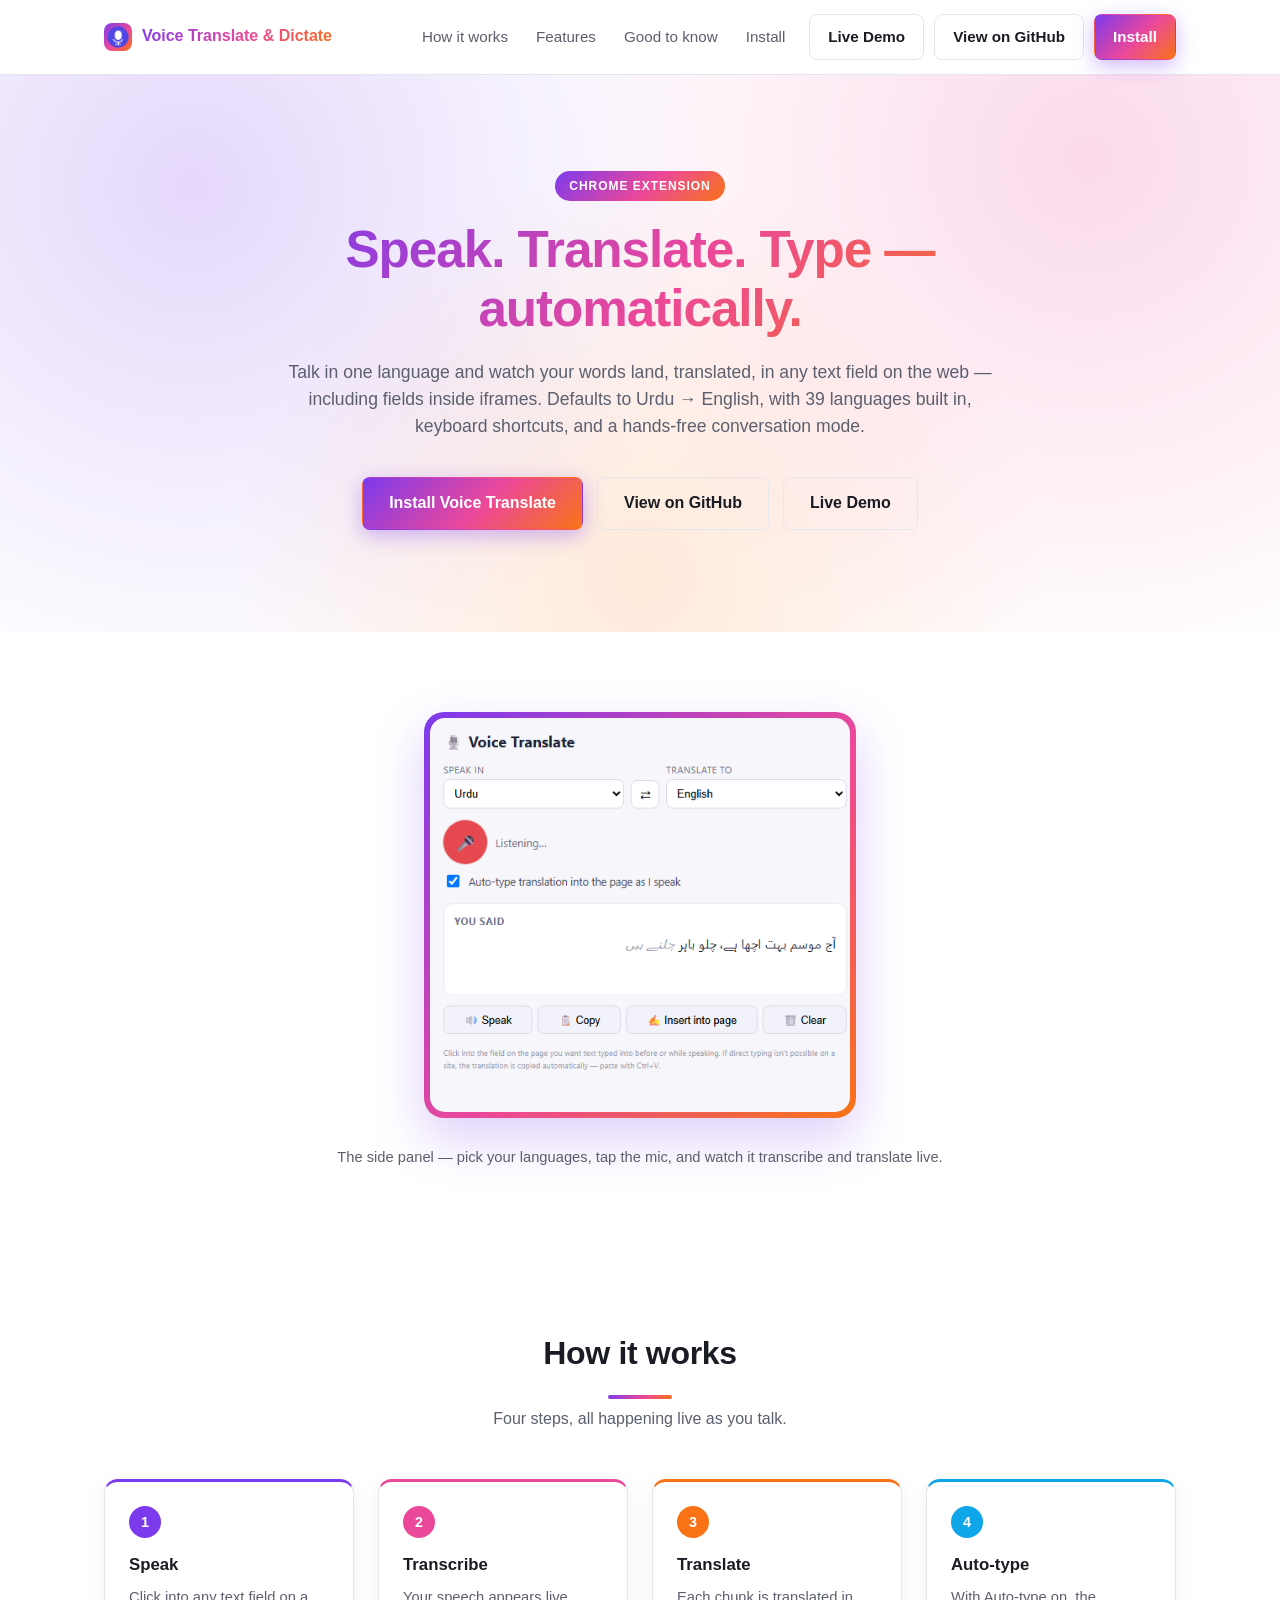
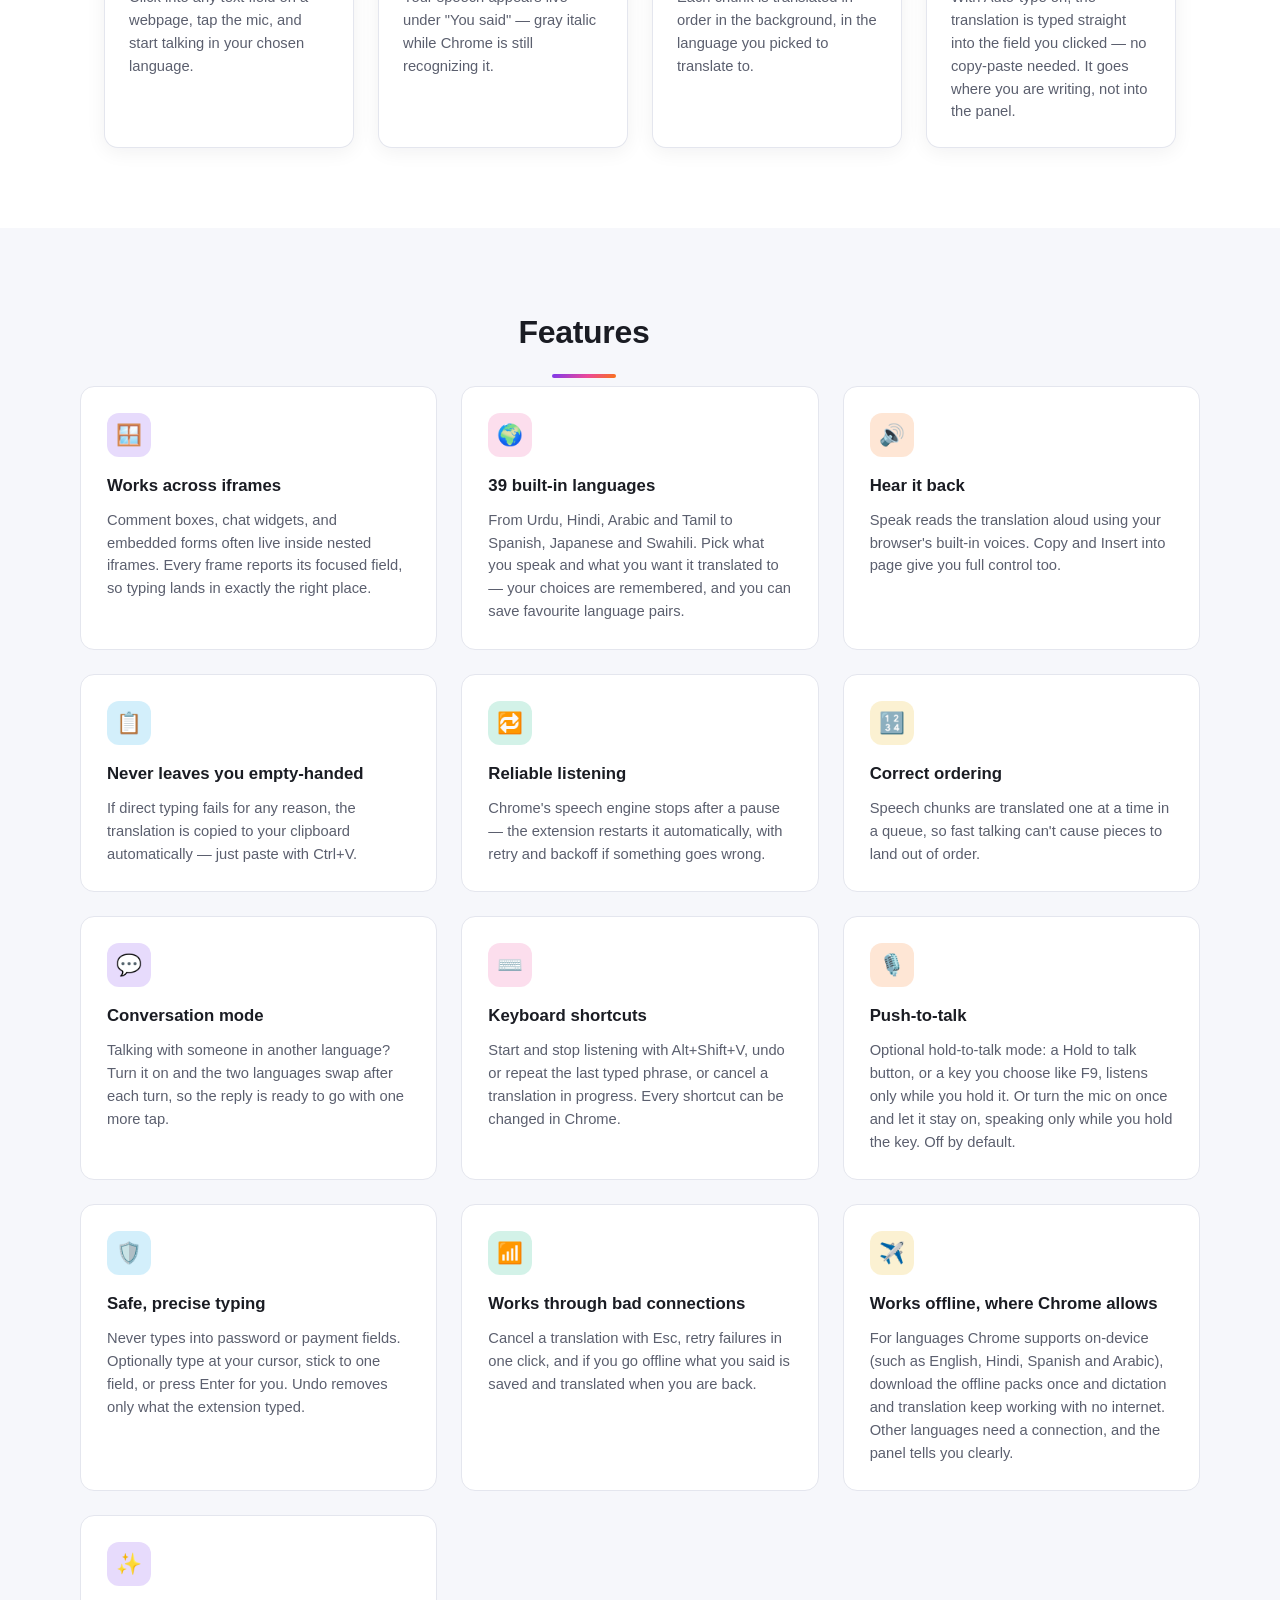
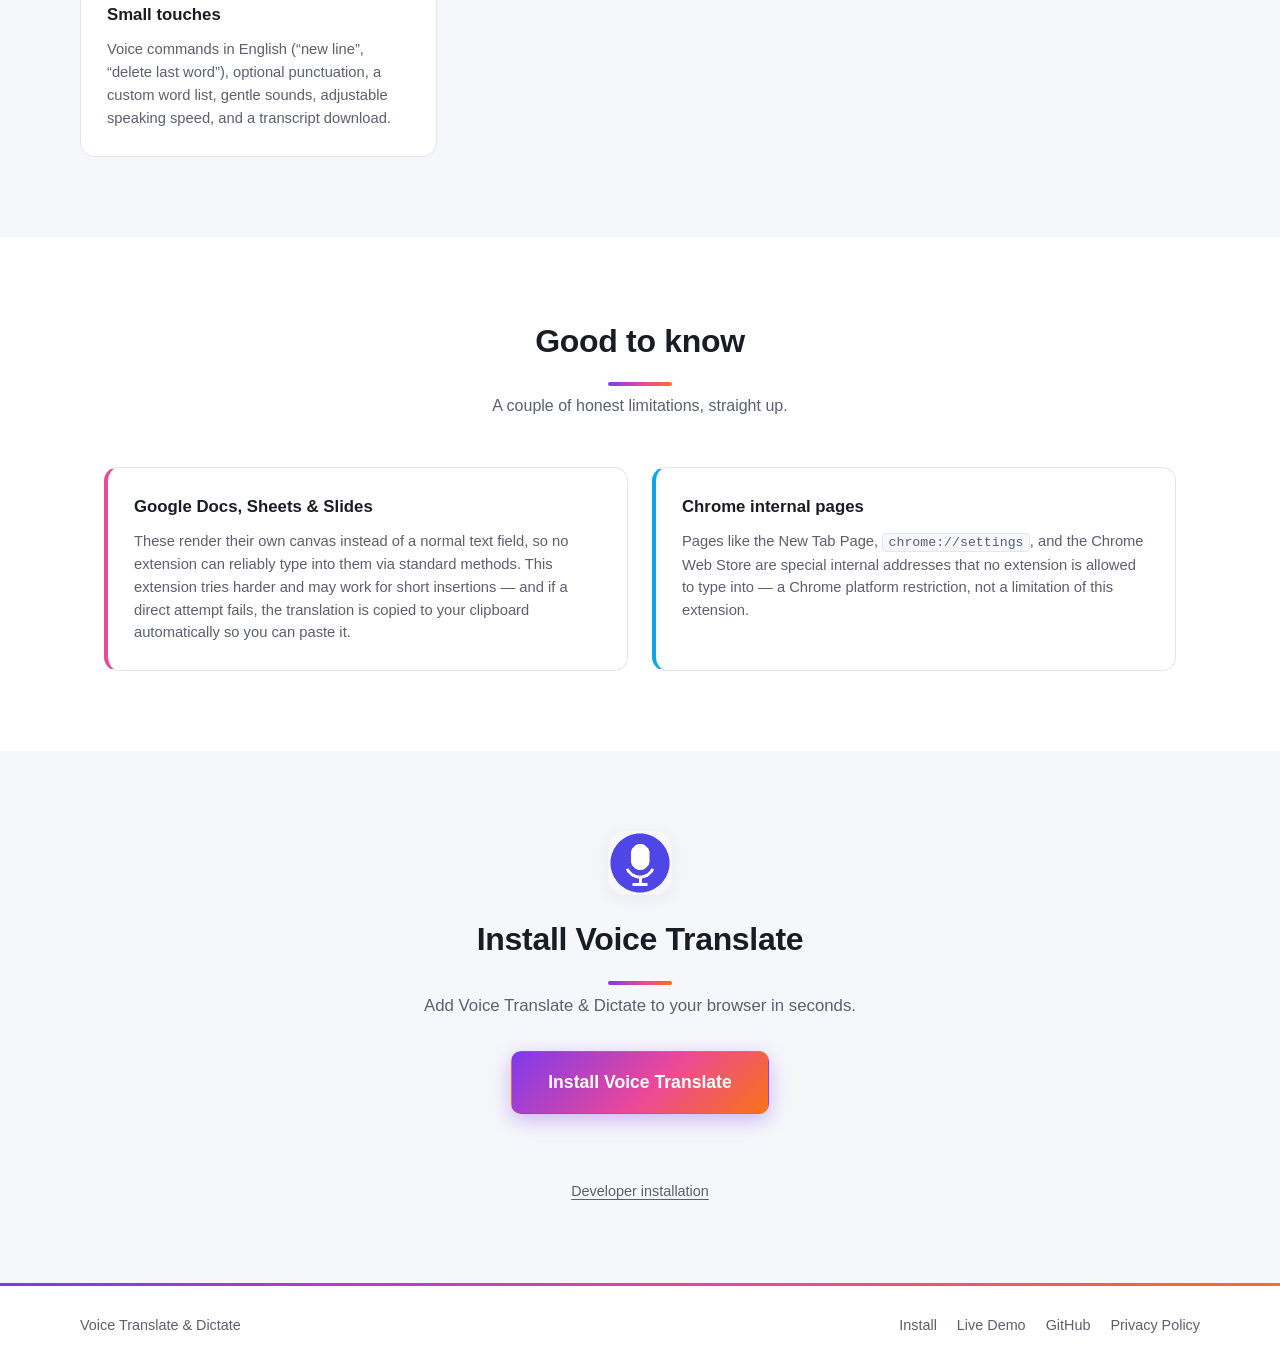
<file: website/index.html>
<!DOCTYPE html>
<html lang="en">
<head>
<meta charset="UTF-8">
<meta name="viewport" content="width=device-width, initial-scale=1.0">
<title>Voice Translate & Dictate — Speak, Translate, Type Automatically</title>
<meta name="description" content="Speak in one language, see it transcribed live, get an instant translation across 39 languages, hear it spoken back, and have it typed automatically into any webpage.">
<link rel="icon" href="icons/icon48.png">
<link rel="stylesheet" href="styles.css">
</head>
<body>

<header class="nav">
  <div class="nav-inner">
    <a class="brand" href="#top">
      <img src="icons/icon48.png" alt="" class="brand-icon">
      <span>Voice Translate &amp; Dictate</span>
    </a>
    <nav class="nav-links" id="navLinks">
      <a href="#how-it-works">How it works</a>
      <a href="#features">Features</a>
      <a href="#limitations">Good to know</a>
      <a href="#install">Install</a>
    </nav>
    <div class="nav-ctas">
      <a class="btn btn-ghost nav-cta" href="https://shayan429.github.io/voice-translate-extension/" target="_blank" rel="noopener">Live Demo</a>
      <a class="btn btn-ghost nav-cta" href="https://github.com/shayan429/voice-translate-extension" target="_blank" rel="noopener">View on GitHub</a>
      <a class="btn btn-primary nav-cta" href="#install" data-install-btn data-compact>Install</a>
    </div>
    <button class="nav-toggle" id="navToggle" aria-label="Toggle menu" aria-expanded="false">
      <span></span><span></span><span></span>
    </button>
  </div>
</header>

<main id="top">

  <section class="hero">
    <div class="hero-inner">
      <p class="eyebrow">Chrome Extension</p>
      <h1>Speak. Translate. Type — automatically.</h1>
      <p class="hero-sub">
        Talk in one language and watch your words land, translated, in any text field on the web —
        including fields inside iframes. Defaults to Urdu → English, with 39 languages built in, keyboard shortcuts, and a hands-free conversation mode.
      </p>
      <div class="hero-actions">
        <a class="btn btn-primary btn-lg" href="#install" data-install-btn>Install Voice Translate</a>
        <a class="btn btn-ghost btn-lg" href="https://github.com/shayan429/voice-translate-extension" target="_blank" rel="noopener">View on GitHub</a>
        <a class="btn btn-ghost btn-lg" href="https://shayan429.github.io/voice-translate-extension/" target="_blank" rel="noopener">Live Demo</a>
      </div>
      <p class="hero-note" data-install-note>Free and open-source.</p>
    </div>
  </section>

  <section class="section screenshot-section">
    <div class="screenshot-frame">
      <img src="screenshots/sidepanel.png" alt="Voice Translate & Dictate side panel showing live Urdu speech transcription, the language pickers, and the Speak, Copy, Insert, and Clear actions" class="screenshot-img">
    </div>
    <p class="screenshot-caption">The side panel — pick your languages, tap the mic, and watch it transcribe and translate live.</p>
  </section>

  <section id="how-it-works" class="section">
    <h2>How it works</h2>
    <p class="section-sub">Four steps, all happening live as you talk.</p>
    <div class="steps">
      <div class="step">
        <div class="step-num">1</div>
        <h3>Speak</h3>
        <p>Click into any text field on a webpage, tap the mic, and start talking in your chosen language.</p>
      </div>
      <div class="step">
        <div class="step-num">2</div>
        <h3>Transcribe</h3>
        <p>Your speech appears live under "You said" — gray italic while Chrome is still recognizing it.</p>
      </div>
      <div class="step">
        <div class="step-num">3</div>
        <h3>Translate</h3>
        <p>Each chunk is translated in order in the background, in the language you picked to translate to.</p>
      </div>
      <div class="step">
        <div class="step-num">4</div>
        <h3>Auto-type</h3>
        <p>With Auto-type on, the translation is typed straight into the field you clicked — no copy-paste needed. It goes where you are writing, not into the panel.</p>
      </div>
    </div>
  </section>

  <section id="features" class="section section-alt">
    <h2>Features</h2>
    <div class="features-grid">
      <div class="feature">
        <div class="feature-icon">🪟</div>
        <h3>Works across iframes</h3>
        <p>Comment boxes, chat widgets, and embedded forms often live inside nested iframes. Every frame reports its focused field, so typing lands in exactly the right place.</p>
      </div>
      <div class="feature">
        <div class="feature-icon">🌍</div>
        <h3>39 built-in languages</h3>
        <p>From Urdu, Hindi, Arabic and Tamil to Spanish, Japanese and Swahili. Pick what you speak and what you want it translated to — your choices are remembered, and you can save favourite language pairs.</p>
      </div>
      <div class="feature">
        <div class="feature-icon">🔊</div>
        <h3>Hear it back</h3>
        <p>Speak reads the translation aloud using your browser's built-in voices. Copy and Insert into page give you full control too.</p>
      </div>
      <div class="feature">
        <div class="feature-icon">📋</div>
        <h3>Never leaves you empty-handed</h3>
        <p>If direct typing fails for any reason, the translation is copied to your clipboard automatically — just paste with Ctrl+V.</p>
      </div>
      <div class="feature">
        <div class="feature-icon">🔁</div>
        <h3>Reliable listening</h3>
        <p>Chrome's speech engine stops after a pause — the extension restarts it automatically, with retry and backoff if something goes wrong.</p>
      </div>
      <div class="feature">
        <div class="feature-icon">🔢</div>
        <h3>Correct ordering</h3>
        <p>Speech chunks are translated one at a time in a queue, so fast talking can't cause pieces to land out of order.</p>
      </div>
      <div class="feature">
        <div class="feature-icon">💬</div>
        <h3>Conversation mode</h3>
        <p>Talking with someone in another language? Turn it on and the two languages swap after each turn, so the reply is ready to go with one more tap.</p>
      </div>
      <div class="feature">
        <div class="feature-icon">⌨️</div>
        <h3>Keyboard shortcuts</h3>
        <p>Start and stop listening with Alt+Shift+V, undo or repeat the last typed phrase, or cancel a translation in progress. Every shortcut can be changed in Chrome.</p>
      </div>
      <div class="feature">
        <div class="feature-icon">🎙️</div>
        <h3>Push-to-talk</h3>
        <p>Optional hold-to-talk mode: a Hold to talk button, or a key you choose like F9, listens only while you hold it. Or turn the mic on once and let it stay on, speaking only while you hold the key. Off by default.</p>
      </div>
      <div class="feature">
        <div class="feature-icon">🛡️</div>
        <h3>Safe, precise typing</h3>
        <p>Never types into password or payment fields. Optionally type at your cursor, stick to one field, or press Enter for you. Undo removes only what the extension typed.</p>
      </div>
      <div class="feature">
        <div class="feature-icon">📶</div>
        <h3>Works through bad connections</h3>
        <p>Cancel a translation with Esc, retry failures in one click, and if you go offline what you said is saved and translated when you are back.</p>
      </div>
      <div class="feature">
        <div class="feature-icon">✈️</div>
        <h3>Works offline, where Chrome allows</h3>
        <p>For languages Chrome supports on-device (such as English, Hindi, Spanish and Arabic), download the offline packs once and dictation and translation keep working with no internet. Other languages need a connection, and the panel tells you clearly.</p>
      </div>
      <div class="feature">
        <div class="feature-icon">✨</div>
        <h3>Small touches</h3>
        <p>Voice commands in English (“new line”, “delete last word”), optional punctuation, a custom word list, gentle sounds, adjustable speaking speed, and a transcript download.</p>
      </div>
    </div>
  </section>

  <section id="limitations" class="section">
    <h2>Good to know</h2>
    <p class="section-sub">A couple of honest limitations, straight up.</p>
    <div class="limitations">
      <div class="limitation">
        <h3>Google Docs, Sheets &amp; Slides</h3>
        <p>These render their own canvas instead of a normal text field, so no extension can reliably type into them via standard methods. This extension tries harder and may work for short insertions — and if a direct attempt fails, the translation is copied to your clipboard automatically so you can paste it.</p>
      </div>
      <div class="limitation">
        <h3>Chrome internal pages</h3>
        <p>Pages like the New Tab Page, <code>chrome://settings</code>, and the Chrome Web Store are special internal addresses that no extension is allowed to type into — a Chrome platform restriction, not a limitation of this extension.</p>
      </div>
    </div>
  </section>

  <section id="install" class="section section-alt install-section">
    <div class="install-card">
      <img src="icons/icon128.png" alt="" class="install-icon" width="64" height="64">
      <h2>Install Voice Translate</h2>
      <p class="install-subtitle">Add Voice Translate &amp; Dictate to your browser in seconds.</p>

      <a class="btn btn-primary btn-xl" href="#install" data-install-btn>Install Voice Translate</a>
      <p class="install-status-note" data-install-note></p>
      <a class="btn btn-ghost btn-lg" href="#install" data-open-btn hidden>Open Voice Translate</a>

      <details class="dev-install" data-dev-install>
        <summary>Developer installation</summary>
        <div class="dev-install-body">
          <p>Not on the Chrome Web Store yet, or want the code straight from GitHub? Install it manually:</p>
          <ol class="install-steps">
            <li>Click <strong>Download zip</strong> below, then unzip the folder somewhere permanent — Chrome loads it from these files, so don't delete it later.</li>
            <li>Go to <code>chrome://extensions</code>.</li>
            <li>Turn on <strong>Developer mode</strong> (top right).</li>
            <li>Click <strong>Load unpacked</strong> and select the unzipped folder.</li>
            <li>Click the extension icon in your toolbar — it opens a side panel, ready to go.</li>
          </ol>
          <a class="btn btn-ghost" href="https://github.com/shayan429/voice-translate-extension/archive/refs/heads/main.zip" target="_blank" rel="noopener">Download zip</a>
        </div>
      </details>
    </div>
  </section>

</main>

<footer class="footer">
  <div class="footer-inner">
    <span>Voice Translate &amp; Dictate</span>
    <div class="footer-links">
      <a href="#install">Install</a>
      <a href="https://shayan429.github.io/voice-translate-extension/" target="_blank" rel="noopener">Live Demo</a>
      <a href="https://github.com/shayan429/voice-translate-extension" target="_blank" rel="noopener">GitHub</a>
      <a href="privacy.html">Privacy Policy</a>
    </div>
  </div>
</footer>

<script src="script.js"></script>
</body>
</html>
</file>
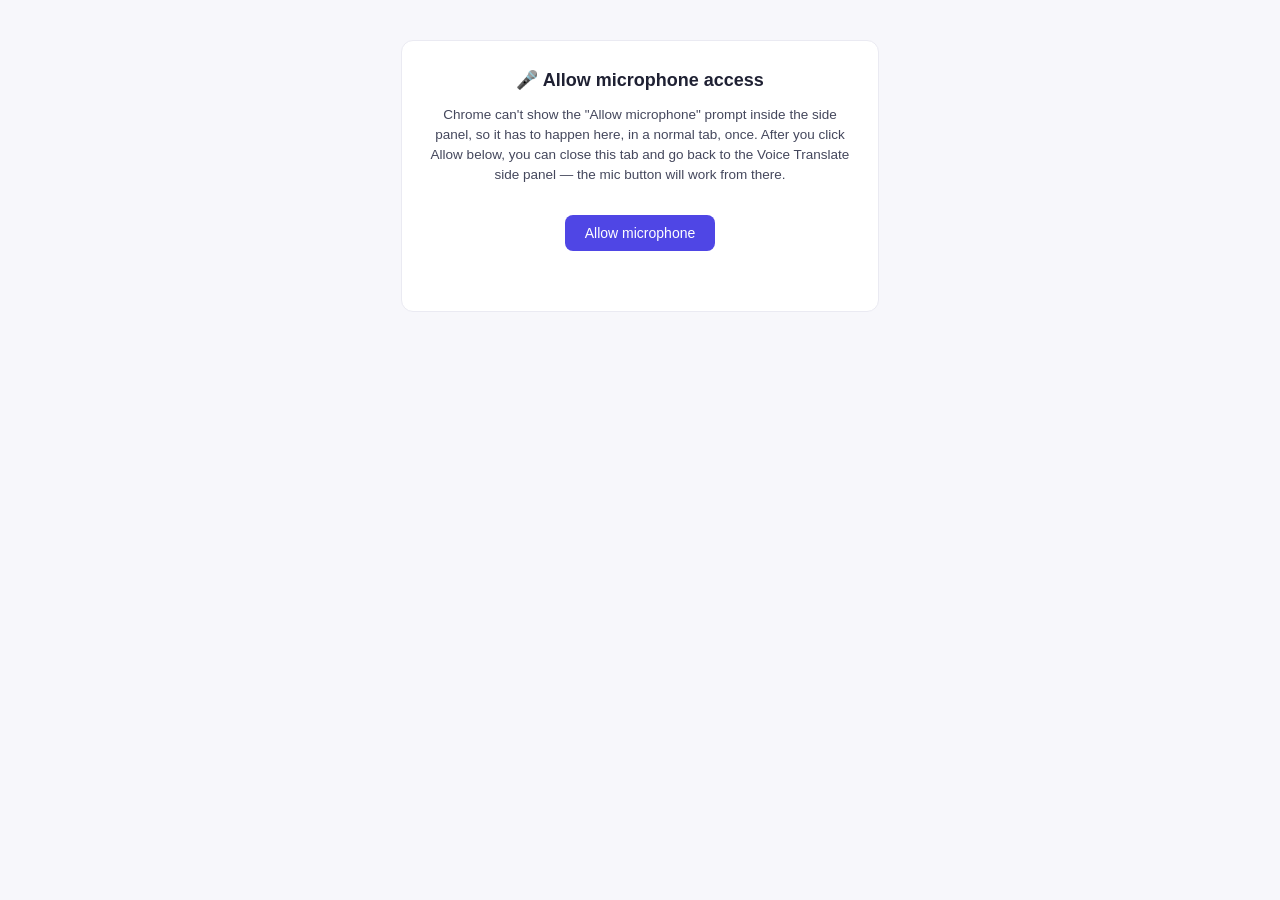
<file: permission.html>
<!DOCTYPE html>
<html>
<head>
  <meta charset="UTF-8" />
  <title>Allow microphone — Voice Translate</title>
  <style>
    body {
      margin: 0;
      padding: 40px 24px;
      font-family: -apple-system, BlinkMacSystemFont, "Segoe UI", Roboto, Arial, sans-serif;
      background: #f7f7fb;
      color: #1f2133;
      display: flex;
      justify-content: center;
    }
    .card {
      max-width: 420px;
      background: white;
      border: 1px solid #eaeaf2;
      border-radius: 12px;
      padding: 28px;
      text-align: center;
    }
    h1 { font-size: 18px; margin: 0 0 10px; }
    p { font-size: 13.5px; line-height: 1.5; color: #44475c; }
    button {
      margin-top: 16px;
      padding: 10px 20px;
      border-radius: 8px;
      border: none;
      background: #4f46e5;
      color: white;
      font-size: 14px;
      cursor: pointer;
    }
    button:disabled { opacity: 0.6; cursor: default; }
    #status { margin-top: 14px; font-size: 13px; font-weight: 600; min-height: 18px; }
    .ok { color: #1a7f37; }
    .err { color: #c0292e; }
  </style>
</head>
<body>
  <div class="card">
    <h1>🎤 Allow microphone access</h1>
    <p>
      Chrome can't show the "Allow microphone" prompt inside the side panel, so
      it has to happen here, in a normal tab, once. After you click Allow below,
      you can close this tab and go back to the Voice Translate side panel —
      the mic button will work from there.
    </p>
    <button id="grantBtn">Allow microphone</button>
    <div id="status"></div>
  </div>
  <script src="permission.js"></script>
</body>
</html>
</file>
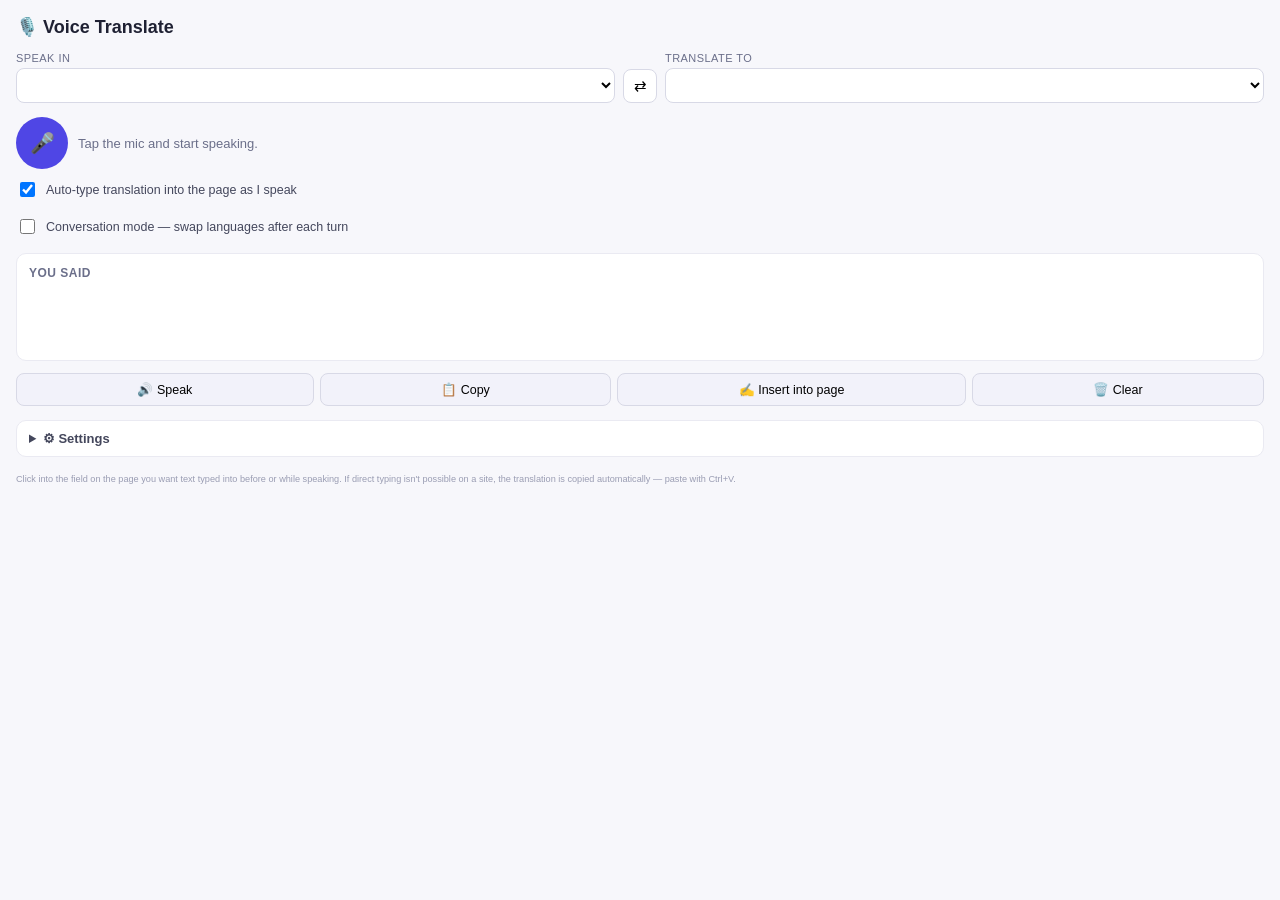
<file: sidepanel.html>
<!DOCTYPE html>
<html>
<head>
  <meta charset="UTF-8" />
  <title>Voice Translate & Dictate</title>
  <link rel="stylesheet" href="sidepanel.css" />
</head>
<body>
  <header>
    <h1>🎙️ Voice Translate</h1>
  </header>

  <div class="lang-row">
    <div class="lang-group">
      <label for="sourceLang">Speak in</label>
      <select id="sourceLang"></select>
    </div>
    <button id="swapBtn" title="Swap languages">⇄</button>
    <div class="lang-group">
      <label for="targetLang">Translate to</label>
      <select id="targetLang"></select>
    </div>
  </div>

  <div class="mic-row">
    <button id="micBtn" title="Start/stop dictation" aria-label="Start or stop dictation" aria-pressed="false">
      <span class="mic-icon" aria-hidden="true">🎤</span>
    </button>
    <span id="status">Tap the mic and start speaking.</span>
    <button id="cancelBtn" type="button" title="Cancel the translation in progress (Esc)" hidden>✕ Cancel</button>
  </div>

  <button id="pttBtn" type="button" hidden>🎙 Hold to talk</button>

  <div id="permissionHint" class="page-hint" style="display: none">
    <span id="permissionHintText">Chrome can't show the microphone prompt inside this side panel.</span>
    <button id="grantPermissionBtn" type="button">Allow microphone in a new tab</button>
    <button id="openMicSettingsBtn" type="button">Open Chrome's microphone settings</button>
  </div>

  <div id="pageHint" class="page-hint" style="display: none"></div>

  <div id="errorAction" class="page-hint" hidden>
    <span id="errorActionText"></span>
    <button id="errorActionBtn" type="button"></button>
  </div>

  <label class="toggle-row">
    <input type="checkbox" id="autoTypeToggle" checked />
    <span>Auto-type translation into the page as I speak</span>
  </label>

  <label class="toggle-row">
    <input type="checkbox" id="conversationModeToggle" />
    <span>Conversation mode — swap languages after each turn</span>
  </label>

  <section class="panel">
    <h2>You said</h2>
    <div id="originalText" class="text-box" dir="auto"></div>
  </section>

  <!-- Translation is typed directly into the page's field, not shown here.
       Kept as a hidden element so the existing Speak/Copy/Insert/Clear
       logic still has the text to act on. -->
  <div id="translatedText" style="display: none" dir="auto"></div>

  <div class="actions">
    <button id="speakBtn">🔊 Speak</button>
    <button id="copyBtn">📋 Copy</button>
    <button id="insertBtn">✍️ Insert into page</button>
    <button id="clearBtn">🗑️ Clear</button>
  </div>

  <details class="settings" id="settingsPanel">
    <summary>⚙ Settings</summary>

    <div class="setting-group">
      <h3>Typing</h3>
      <label class="toggle-row"><input type="checkbox" data-pref="insertAtCursor" /><span>Type at the cursor (replaces selected text)</span></label>
      <label class="toggle-row"><input type="checkbox" data-pref="lockField" /><span>Stick to the field I started in</span></label>
      <label class="toggle-row"><input type="checkbox" data-pref="pauseOnTabSwitch" /><span>Pause typing if I switch tabs</span></label>
      <label class="toggle-row"><input type="checkbox" data-pref="autoSubmit" /><span>Press Enter after typing (use with care)</span></label>
      <label class="toggle-row"><input type="checkbox" data-pref="autoPunct" /><span>Add ending punctuation (best effort)</span></label>
    </div>

    <div class="setting-group">
      <h3>Listening</h3>
      <label class="toggle-row"><input type="checkbox" data-pref="continuous" /><span>Keep listening between phrases</span></label>
      <label class="select-row"><span>Wait after I stop talking</span>
        <select data-pref="silenceMs" data-type="number">
          <option value="0">Default</option>
          <option value="600">Shorter (0.6 s)</option>
          <option value="1000">Short (1 s)</option>
          <option value="1500">Medium (1.5 s)</option>
        </select>
      </label>
      <label class="select-row"><span>Ignore unclear speech</span>
        <select data-pref="minConfidence" data-type="number">
          <option value="0">Off</option>
          <option value="0.5">Mild</option>
          <option value="0.7">Medium</option>
          <option value="0.85">Strict (noisy room)</option>
        </select>
      </label>
      <label class="toggle-row"><input type="checkbox" data-pref="pushToTalk" /><span>Push-to-talk: a “Hold to talk” button appears — it listens only while you hold it (or the key below)</span></label>
      <label class="select-row"><span>Push-to-talk style</span>
        <select data-pref="pttStyle">
          <option value="hold">Hold starts and stops the mic</option>
          <option value="gate">Mic stays on — I start it; hold only to speak</option>
        </select>
      </label>
      <label class="select-row"><span>Push-to-talk key</span>
        <select data-pref="pttKey">
          <optgroup label="Function keys">
            <option value="F9">F9</option>
            <option value="F8">F8</option>
            <option value="F10">F10</option>
            <option value="F1">F1</option>
            <option value="F2">F2</option>
            <option value="F3">F3</option>
            <option value="F4">F4</option>
            <option value="F6">F6</option>
          </optgroup>
          <optgroup label="Other keys">
            <option value="Pause">Pause / Break</option>
            <option value="ScrollLock">Scroll Lock</option>
            <option value="Insert">Insert</option>
            <option value="PrintScreen">Print Screen</option>
            <option value="ContextMenu">Menu key (next to right Ctrl)</option>
          </optgroup>
          <optgroup label="Right-side modifier keys (cancelled if you press another key with them)">
            <option value="ControlRight">Right Ctrl</option>
            <option value="ShiftRight">Right Shift</option>
            <option value="AltRight">Right Alt</option>
          </optgroup>
        </select>
      </label>
      <label class="toggle-row"><input type="checkbox" data-pref="voiceCommands" /><span>Voice commands (English): “clear text”, “delete last word”, “new line”, “stop listening”</span></label>
    </div>

    <div class="setting-group">
      <h3>Words</h3>
      <label class="field-label" for="glossaryInput">Custom words — one per line: wrong =&gt; right. Applied to what you say and to the translation.</label>
      <textarea id="glossaryInput" data-pref="glossary" rows="3" placeholder="shayan => Shayan"></textarea>
    </div>

    <div class="setting-group">
      <h3>Sounds &amp; speech</h3>
      <label class="toggle-row"><input type="checkbox" data-pref="soundsOn" /><span>Play gentle sounds</span></label>
      <label class="select-row"><span>Volume</span><input type="range" min="0" max="1" step="0.05" data-pref="soundVolume" data-type="number" /></label>
      <label class="select-row"><span>Speak speed</span>
        <select data-pref="playbackRate" data-type="number">
          <option value="0.75">Slower</option>
          <option value="1">Normal</option>
          <option value="1.25">Faster</option>
          <option value="1.5">Fastest</option>
        </select>
      </label>
    </div>

    <div class="setting-group">
      <h3>Offline (no internet)</h3>
      <label class="toggle-row"><input type="checkbox" data-pref="preferOnDevice" /><span>Always use on-device speech and translation when Chrome supports the language</span></label>
      <small id="offlineStatus" class="stats-line"></small>
      <div class="button-row">
        <button id="downloadOfflineBtn" type="button">⬇ Download offline packs (needs internet once)</button>
      </div>
      <small class="stats-line">With no internet, the extension switches to on-device speech and translation automatically if the packs are downloaded. Chrome only offers them for some languages — the line above shows your current pair.</small>
    </div>

    <div class="setting-group">
      <h3>Saved language pairs</h3>
      <div class="pair-row">
        <select id="pairSelect"><option value="">Saved pairs…</option></select>
        <button id="savePairBtn" type="button" title="Save the current language pair">＋ Save</button>
        <button id="deletePairBtn" type="button" title="Delete the selected pair">🗑</button>
      </div>
    </div>

    <div class="setting-group">
      <h3>Privacy &amp; data</h3>
      <label class="toggle-row"><input type="checkbox" data-pref="clearAfterInsert" /><span>Clear panel text right after typing</span></label>
      <div class="button-row">
        <button id="downloadTranscriptBtn" type="button">⬇ Download transcript</button>
        <button id="shortcutsBtn" type="button">⌨ Edit shortcuts</button>
      </div>
      <small id="statsLine" class="stats-line"></small>
      <button id="resetStatsBtn" type="button" class="link-btn">Reset counts</button>
    </div>
  </details>

  <footer>
    <small>Click into the field on the page you want text typed into before or while speaking. If direct typing isn't possible on a site, the translation is copied automatically — paste with Ctrl+V.</small>
  </footer>

  <script src="lib/text-utils.js"></script>
  <script src="lib/voice-commands.js"></script>
  <script src="lib/stats.js"></script>
  <script src="lib/sounds.js"></script>
  <script src="sidepanel.js"></script>
</body>
</html>
</file>
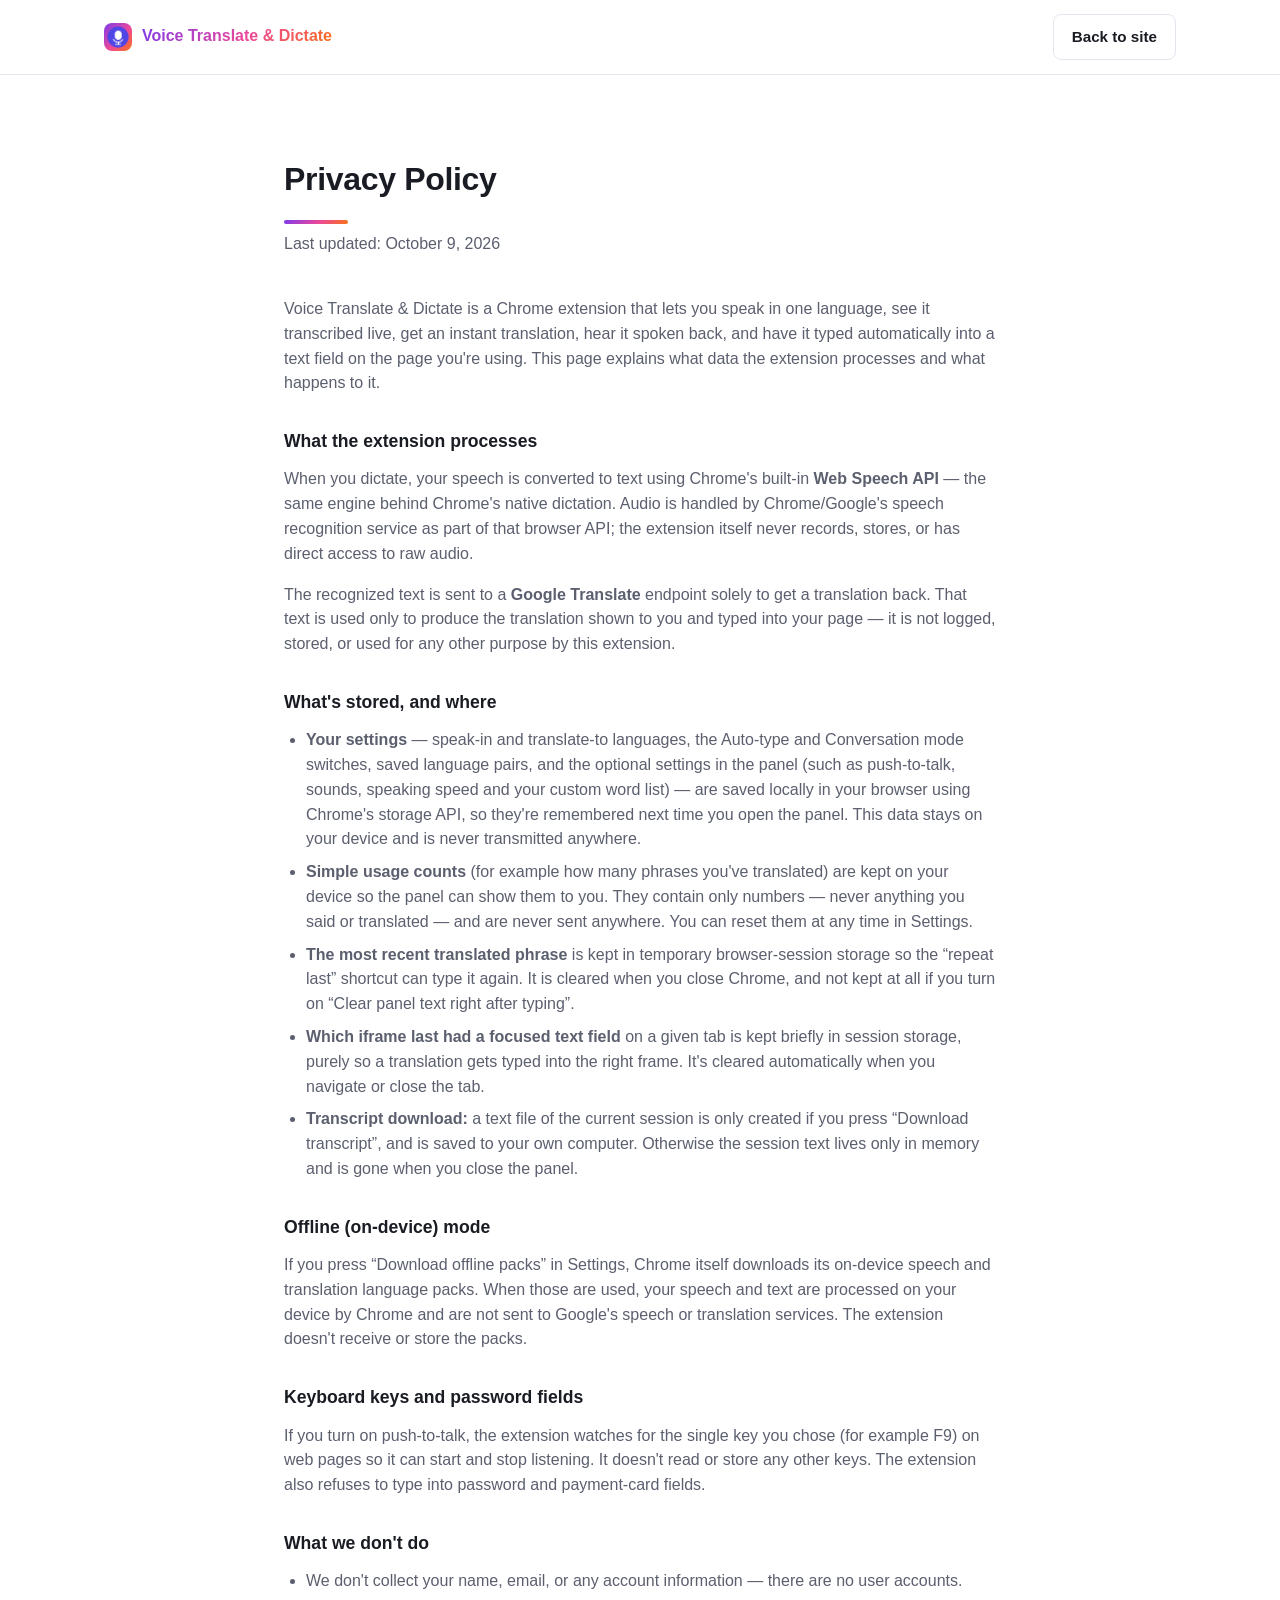
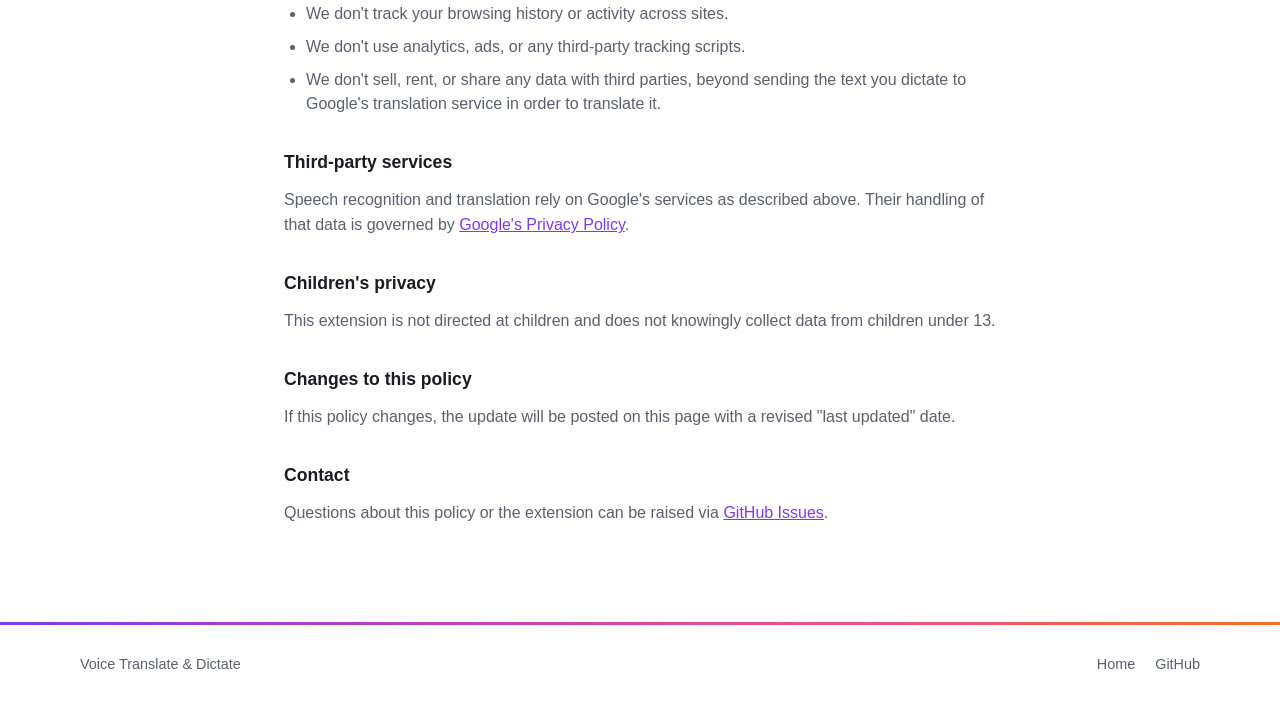
<file: website/privacy.html>
<!DOCTYPE html>
<html lang="en">
<head>
<meta charset="UTF-8">
<meta name="viewport" content="width=device-width, initial-scale=1.0">
<title>Privacy Policy — Voice Translate & Dictate</title>
<meta name="description" content="Privacy policy for the Voice Translate & Dictate Chrome extension.">
<link rel="icon" href="icons/icon48.png">
<link rel="stylesheet" href="styles.css">
</head>
<body>

<header class="nav">
  <div class="nav-inner">
    <a class="brand" href="index.html">
      <img src="icons/icon48.png" alt="" class="brand-icon">
      <span>Voice Translate &amp; Dictate</span>
    </a>
    <div class="nav-ctas">
      <a class="btn btn-ghost nav-cta" href="index.html">Back to site</a>
    </div>
  </div>
</header>

<main>
  <section class="section legal">
    <h2>Privacy Policy</h2>
    <p class="section-sub">Last updated: October 9, 2026</p>

    <div class="legal-body">
      <p>Voice Translate &amp; Dictate is a Chrome extension that lets you speak in one language, see it transcribed live, get an instant translation, hear it spoken back, and have it typed automatically into a text field on the page you're using. This page explains what data the extension processes and what happens to it.</p>

      <h3>What the extension processes</h3>
      <p>When you dictate, your speech is converted to text using Chrome's built-in <strong>Web Speech API</strong> — the same engine behind Chrome's native dictation. Audio is handled by Chrome/Google's speech recognition service as part of that browser API; the extension itself never records, stores, or has direct access to raw audio.</p>
      <p>The recognized text is sent to a <strong>Google Translate</strong> endpoint solely to get a translation back. That text is used only to produce the translation shown to you and typed into your page — it is not logged, stored, or used for any other purpose by this extension.</p>

      <h3>What's stored, and where</h3>
      <ul>
        <li><strong>Your settings</strong> — speak-in and translate-to languages, the Auto-type and Conversation mode switches, saved language pairs, and the optional settings in the panel (such as push-to-talk, sounds, speaking speed and your custom word list) — are saved locally in your browser using Chrome's storage API, so they're remembered next time you open the panel. This data stays on your device and is never transmitted anywhere.</li>
        <li><strong>Simple usage counts</strong> (for example how many phrases you've translated) are kept on your device so the panel can show them to you. They contain only numbers — never anything you said or translated — and are never sent anywhere. You can reset them at any time in Settings.</li>
        <li><strong>The most recent translated phrase</strong> is kept in temporary browser-session storage so the &ldquo;repeat last&rdquo; shortcut can type it again. It is cleared when you close Chrome, and not kept at all if you turn on &ldquo;Clear panel text right after typing&rdquo;.</li>
        <li><strong>Which iframe last had a focused text field</strong> on a given tab is kept briefly in session storage, purely so a translation gets typed into the right frame. It's cleared automatically when you navigate or close the tab.</li>
        <li><strong>Transcript download:</strong> a text file of the current session is only created if you press &ldquo;Download transcript&rdquo;, and is saved to your own computer. Otherwise the session text lives only in memory and is gone when you close the panel.</li>
      </ul>

      <h3>Offline (on-device) mode</h3>
      <p>If you press &ldquo;Download offline packs&rdquo; in Settings, Chrome itself downloads its on-device speech and translation language packs. When those are used, your speech and text are processed on your device by Chrome and are not sent to Google's speech or translation services. The extension doesn't receive or store the packs.</p>

      <h3>Keyboard keys and password fields</h3>
      <p>If you turn on push-to-talk, the extension watches for the single key you chose (for example F9) on web pages so it can start and stop listening. It doesn't read or store any other keys. The extension also refuses to type into password and payment-card fields.</p>

      <h3>What we don't do</h3>
      <ul>
        <li>We don't collect your name, email, or any account information — there are no user accounts.</li>
        <li>We don't track your browsing history or activity across sites.</li>
        <li>We don't use analytics, ads, or any third-party tracking scripts.</li>
        <li>We don't sell, rent, or share any data with third parties, beyond sending the text you dictate to Google's translation service in order to translate it.</li>
      </ul>

      <h3>Third-party services</h3>
      <p>Speech recognition and translation rely on Google's services as described above. Their handling of that data is governed by <a href="https://policies.google.com/privacy" target="_blank" rel="noopener">Google's Privacy Policy</a>.</p>

      <h3>Children's privacy</h3>
      <p>This extension is not directed at children and does not knowingly collect data from children under 13.</p>

      <h3>Changes to this policy</h3>
      <p>If this policy changes, the update will be posted on this page with a revised "last updated" date.</p>

      <h3>Contact</h3>
      <p>Questions about this policy or the extension can be raised via <a href="https://github.com/shayan429/voice-translate-extension/issues" target="_blank" rel="noopener">GitHub Issues</a>.</p>
    </div>
  </section>
</main>

<footer class="footer">
  <div class="footer-inner">
    <span>Voice Translate &amp; Dictate</span>
    <div class="footer-links">
      <a href="index.html">Home</a>
      <a href="https://github.com/shayan429/voice-translate-extension" target="_blank" rel="noopener">GitHub</a>
    </div>
  </div>
</footer>

</body>
</html>
</file>
<file: website/styles.css>
:root {
  --bg: #ffffff;
  --bg-alt: #f6f7fb;
  --text: #1a1c23;
  --text-muted: #5b5f6e;
  --border: #e4e6ee;
  --accent: #7c3aed;
  --accent-text: #ffffff;
  --card-bg: #ffffff;
  --shadow: 0 4px 20px rgba(20, 22, 40, 0.06);

  --c1: #7c3aed;
  --c2: #ec4899;
  --c3: #f97316;
  --c4: #0ea5e9;
  --c5: #10b981;
  --c6: #eab308;

  --gradient-brand: linear-gradient(135deg, var(--c1), var(--c2) 55%, var(--c3));
  --gradient-hero: radial-gradient(circle at 15% 20%, rgba(124, 58, 237, 0.20), transparent 45%),
    radial-gradient(circle at 85% 15%, rgba(236, 72, 153, 0.20), transparent 45%),
    radial-gradient(circle at 50% 90%, rgba(249, 115, 22, 0.16), transparent 50%);
}

@media (prefers-color-scheme: dark) {
  :root {
    --bg: #14151c;
    --bg-alt: #1b1d27;
    --text: #f0f1f6;
    --text-muted: #a3a6b8;
    --border: #2a2c3a;
    --accent: #a78bfa;
    --accent-text: #10111a;
    --card-bg: #1b1d27;
    --shadow: 0 4px 20px rgba(0, 0, 0, 0.3);

    --gradient-hero: radial-gradient(circle at 15% 20%, rgba(124, 58, 237, 0.30), transparent 45%),
      radial-gradient(circle at 85% 15%, rgba(236, 72, 153, 0.28), transparent 45%),
      radial-gradient(circle at 50% 90%, rgba(249, 115, 22, 0.22), transparent 50%);
  }
}

* { box-sizing: border-box; }

[hidden] { display: none !important; }

html { scroll-behavior: smooth; }

body {
  margin: 0;
  font-family: -apple-system, BlinkMacSystemFont, "Segoe UI", Roboto, Helvetica, Arial, sans-serif;
  background: var(--bg);
  color: var(--text);
  line-height: 1.55;
}

a { color: inherit; }

code {
  background: var(--bg-alt);
  border: 1px solid var(--border);
  border-radius: 4px;
  padding: 0.1em 0.4em;
  font-size: 0.9em;
}

/* Nav */
.nav {
  position: sticky;
  top: 0;
  z-index: 20;
  background: color-mix(in srgb, var(--bg) 88%, transparent);
  backdrop-filter: blur(10px);
  border-bottom: 1px solid var(--border);
}

.nav-inner {
  max-width: 1120px;
  margin: 0 auto;
  padding: 14px 24px;
  display: flex;
  align-items: center;
  gap: 24px;
}

.brand {
  display: flex;
  align-items: center;
  gap: 10px;
  font-weight: 700;
  text-decoration: none;
  color: var(--text);
  margin-right: auto;
}

.brand-icon {
  width: 28px;
  height: 28px;
  border-radius: 8px;
  padding: 3px;
  background: var(--gradient-brand);
}

.brand span {
  background: var(--gradient-brand);
  -webkit-background-clip: text;
  background-clip: text;
  color: transparent;
}

.nav-links {
  display: flex;
  gap: 28px;
}

.nav-links a {
  text-decoration: none;
  color: var(--text-muted);
  font-size: 0.95rem;
}

.nav-links a:hover { color: var(--text); }

.nav-ctas {
  display: flex;
  align-items: center;
  gap: 10px;
}

.nav-toggle {
  display: none;
  flex-direction: column;
  gap: 5px;
  background: none;
  border: none;
  cursor: pointer;
  padding: 6px;
}

.nav-toggle span {
  width: 22px;
  height: 2px;
  background: var(--text);
  border-radius: 2px;
}

/* Buttons */
.btn {
  display: inline-block;
  text-decoration: none;
  border-radius: 8px;
  font-weight: 600;
  padding: 10px 18px;
  font-size: 0.95rem;
  transition: opacity 0.15s ease, transform 0.15s ease;
  border: 1px solid transparent;
}

.btn:active { transform: translateY(1px); }

.btn-primary {
  background: var(--gradient-brand);
  color: #ffffff;
  box-shadow: 0 6px 20px rgba(124, 58, 237, 0.35);
}

.btn-primary:hover {
  opacity: 1;
  box-shadow: 0 8px 26px rgba(236, 72, 153, 0.45);
  transform: translateY(-1px);
}

.btn-ghost {
  background: transparent;
  border-color: var(--border);
  color: var(--text);
}

.btn-ghost:hover { opacity: 0.7; }

.btn-lg { padding: 13px 26px; font-size: 1rem; }

.btn-xl {
  padding: 17px 36px;
  font-size: 1.1rem;
  border-radius: 10px;
}

.btn-disabled {
  background: var(--bg-alt);
  border-color: var(--border);
  color: var(--text-muted);
  box-shadow: none;
  cursor: not-allowed;
  pointer-events: none;
}

.btn-installed {
  background: var(--c5);
  color: #ffffff;
  box-shadow: 0 6px 20px rgba(16, 185, 129, 0.35);
  cursor: default;
  pointer-events: none;
}

.btn-installed:hover { transform: none; box-shadow: 0 6px 20px rgba(16, 185, 129, 0.35); }

/* Hero */
.hero {
  padding: 96px 24px 80px;
  text-align: center;
  background: var(--gradient-hero);
}

.hero-inner { max-width: 720px; margin: 0 auto; }

.eyebrow {
  display: inline-block;
  text-transform: uppercase;
  letter-spacing: 0.08em;
  font-size: 0.75rem;
  font-weight: 700;
  color: #ffffff;
  margin: 0 0 20px;
  padding: 6px 14px;
  border-radius: 999px;
  background: var(--gradient-brand);
}

.hero h1 {
  font-size: clamp(2rem, 5vw, 3.2rem);
  line-height: 1.15;
  margin: 0 0 20px;
  letter-spacing: -0.02em;
  background: var(--gradient-brand);
  -webkit-background-clip: text;
  background-clip: text;
  color: transparent;
}

.hero-sub {
  color: var(--text-muted);
  font-size: 1.1rem;
  margin: 0 0 36px;
}

.hero-actions {
  display: flex;
  gap: 14px;
  justify-content: center;
  flex-wrap: wrap;
}

.hero-note {
  margin: 22px 0 0;
  font-size: 0.85rem;
  color: var(--text-muted);
}

/* Screenshot */
.screenshot-section {
  padding-top: 0;
  text-align: center;
}

.screenshot-frame {
  display: inline-block;
  padding: 6px;
  border-radius: 20px;
  background: var(--gradient-brand);
  box-shadow: 0 20px 50px rgba(124, 58, 237, 0.25);
}

.screenshot-img {
  display: block;
  max-width: 420px;
  width: 100%;
  height: auto;
  border-radius: 15px;
}

.screenshot-caption {
  margin: 20px 0 0;
  color: var(--text-muted);
  font-size: 0.92rem;
}

/* Sections */
.section {
  padding: 80px 24px;
  max-width: 1120px;
  margin: 0 auto;
}

.section-alt {
  max-width: none;
  background: var(--bg-alt);
}

.section-alt > * {
  max-width: 1120px;
  margin-left: auto;
  margin-right: auto;
}

.section h2 {
  font-size: 2rem;
  margin: 0 0 8px;
  text-align: center;
  letter-spacing: -0.01em;
  position: relative;
  display: block;
}

.section h2::after {
  content: "";
  display: block;
  width: 64px;
  height: 4px;
  border-radius: 999px;
  background: var(--gradient-brand);
  margin: 16px auto 0;
}

.section-sub {
  text-align: center;
  color: var(--text-muted);
  margin: 0 0 48px;
}

/* Steps */
.steps {
  display: grid;
  grid-template-columns: repeat(4, 1fr);
  gap: 24px;
}

.step {
  background: var(--card-bg);
  border: 1px solid var(--border);
  border-top: 3px solid transparent;
  border-radius: 14px;
  padding: 24px;
  box-shadow: var(--shadow);
  transition: transform 0.18s ease, box-shadow 0.18s ease;
}

.step:hover { transform: translateY(-4px); box-shadow: 0 10px 28px rgba(20, 22, 40, 0.12); }

.step:nth-child(1) { border-top-color: var(--c1); }
.step:nth-child(2) { border-top-color: var(--c2); }
.step:nth-child(3) { border-top-color: var(--c3); }
.step:nth-child(4) { border-top-color: var(--c4); }

.step-num {
  width: 32px;
  height: 32px;
  border-radius: 50%;
  color: #ffffff;
  display: flex;
  align-items: center;
  justify-content: center;
  font-weight: 700;
  margin-bottom: 14px;
  font-size: 0.9rem;
}

.step:nth-child(1) .step-num { background: var(--c1); }
.step:nth-child(2) .step-num { background: var(--c2); }
.step:nth-child(3) .step-num { background: var(--c3); }
.step:nth-child(4) .step-num { background: var(--c4); }

.step h3 { margin: 0 0 8px; font-size: 1.05rem; }
.step p { margin: 0; color: var(--text-muted); font-size: 0.92rem; }

/* Features */
.features-grid {
  display: grid;
  grid-template-columns: repeat(3, 1fr);
  gap: 24px;
}

.feature {
  background: var(--card-bg);
  border: 1px solid var(--border);
  border-radius: 14px;
  padding: 26px;
  transition: transform 0.18s ease, box-shadow 0.18s ease;
}

.feature:hover { transform: translateY(-4px); box-shadow: var(--shadow); }

.feature-icon {
  width: 44px;
  height: 44px;
  border-radius: 12px;
  display: flex;
  align-items: center;
  justify-content: center;
  font-size: 1.3rem;
  margin-bottom: 16px;
}

.feature:nth-child(6n+1) .feature-icon { background: color-mix(in srgb, var(--c1) 18%, transparent); }
.feature:nth-child(6n+2) .feature-icon { background: color-mix(in srgb, var(--c2) 18%, transparent); }
.feature:nth-child(6n+3) .feature-icon { background: color-mix(in srgb, var(--c3) 18%, transparent); }
.feature:nth-child(6n+4) .feature-icon { background: color-mix(in srgb, var(--c4) 18%, transparent); }
.feature:nth-child(6n+5) .feature-icon { background: color-mix(in srgb, var(--c5) 18%, transparent); }
.feature:nth-child(6n+6) .feature-icon { background: color-mix(in srgb, var(--c6) 18%, transparent); }

.feature h3 { margin: 0 0 10px; font-size: 1.05rem; }
.feature p { margin: 0; color: var(--text-muted); font-size: 0.92rem; }

/* Limitations */
.limitations {
  display: grid;
  grid-template-columns: repeat(2, 1fr);
  gap: 24px;
}

.limitation {
  border: 1px solid var(--border);
  border-left: 4px solid transparent;
  border-radius: 14px;
  padding: 26px;
}

.limitation:nth-child(1) { border-left-color: var(--c2); }
.limitation:nth-child(2) { border-left-color: var(--c4); }

.limitation h3 { margin: 0 0 10px; font-size: 1.05rem; }
.limitation p { margin: 0; color: var(--text-muted); font-size: 0.92rem; }

/* Install */
.install-steps {
  max-width: 640px;
  margin: 0 auto 24px;
  color: var(--text-muted);
  font-size: 1rem;
  text-align: left;
}

.install-steps li { margin-bottom: 12px; }

#install { text-align: center; }

.install-section { padding-top: 80px; padding-bottom: 80px; }

.install-card {
  max-width: 560px;
  margin: 0 auto;
  display: flex;
  flex-direction: column;
  align-items: center;
}

.install-icon {
  width: 64px;
  height: 64px;
  border-radius: 16px;
  margin-bottom: 20px;
  box-shadow: var(--shadow);
}

.install-card h2 { margin: 0 0 8px; }
.install-card h2::after { margin: 16px auto 0; }

.install-subtitle {
  color: var(--text-muted);
  font-size: 1.05rem;
  margin: 0 0 32px;
}

.install-status-note {
  min-height: 1.2em;
  margin: 14px 0 0;
  font-size: 0.85rem;
  color: var(--text-muted);
}

[data-open-btn] { margin-top: 14px; }

.dev-install {
  margin-top: 36px;
  width: 100%;
}

.dev-install summary {
  cursor: pointer;
  color: var(--text-muted);
  font-size: 0.9rem;
  text-decoration: underline;
  text-underline-offset: 3px;
  list-style: none;
}

.dev-install summary::-webkit-details-marker { display: none; }
.dev-install summary:hover { color: var(--text); }

.dev-install-body {
  margin-top: 20px;
  padding: 24px;
  background: var(--card-bg);
  border: 1px solid var(--border);
  border-radius: 14px;
  text-align: left;
}

.dev-install-body > p:first-child {
  margin-top: 0;
  color: var(--text-muted);
  font-size: 0.92rem;
}

/* Legal pages */
.legal { max-width: 760px; }
.legal h2 { text-align: left; }
.legal h2::after { margin: 16px 0 0; }
.legal .section-sub { text-align: left; margin-bottom: 40px; }

.legal-body { color: var(--text-muted); font-size: 1rem; }
.legal-body h3 { color: var(--text); margin: 32px 0 12px; font-size: 1.1rem; }
.legal-body h3:first-child { margin-top: 0; }
.legal-body p { margin: 0 0 16px; }
.legal-body ul { margin: 0 0 16px; padding-left: 22px; }
.legal-body li { margin-bottom: 8px; }
.legal-body a { color: var(--accent); }

/* Footer */
.footer {
  border-top: 3px solid transparent;
  border-image: var(--gradient-brand) 1;
  padding: 28px 24px;
}

.footer-inner {
  max-width: 1120px;
  margin: 0 auto;
  display: flex;
  justify-content: space-between;
  color: var(--text-muted);
  font-size: 0.9rem;
}

.footer-links {
  display: flex;
  gap: 20px;
}

.footer-inner a { text-decoration: none; }
.footer-inner a:hover { color: var(--text); }

/* Responsive */
@media (max-width: 860px) {
  .steps { grid-template-columns: repeat(2, 1fr); }
  .features-grid { grid-template-columns: repeat(2, 1fr); }
  .limitations { grid-template-columns: 1fr; }
}

@media (max-width: 720px) {
  .nav-links { display: none; }
  .nav-ctas { display: none; }
  .nav-toggle { display: flex; }

  .nav-links.open {
    display: flex;
    flex-direction: column;
    position: absolute;
    top: 100%;
    left: 0;
    right: 0;
    background: var(--bg);
    border-bottom: 1px solid var(--border);
    padding: 16px 24px;
    gap: 16px;
  }

  .steps { grid-template-columns: 1fr; }
  .features-grid { grid-template-columns: 1fr; }
  .hero { padding: 64px 20px 56px; }
}
</file>
<file: sidepanel.css>
* {
  box-sizing: border-box;
}

body {
  margin: 0;
  padding: 16px;
  font-family: -apple-system, BlinkMacSystemFont, "Segoe UI", Roboto, Arial, sans-serif;
  background: #f7f7fb;
  color: #1f2133;
}

header h1 {
  font-size: 18px;
  margin: 0 0 14px;
}

.lang-row {
  display: flex;
  align-items: flex-end;
  gap: 8px;
  margin-bottom: 14px;
}

.lang-group {
  flex: 1;
  display: flex;
  flex-direction: column;
  gap: 4px;
}

.lang-group label {
  font-size: 11px;
  color: #6b6f8a;
  text-transform: uppercase;
  letter-spacing: 0.04em;
}

select {
  padding: 8px;
  border-radius: 8px;
  border: 1px solid #d8d9e6;
  background: white;
  font-size: 13px;
}

#swapBtn {
  border: 1px solid #d8d9e6;
  background: white;
  border-radius: 8px;
  width: 34px;
  height: 34px;
  cursor: pointer;
  font-size: 15px;
}

.mic-row {
  display: flex;
  align-items: center;
  gap: 10px;
  margin-bottom: 10px;
}

#micBtn {
  width: 52px;
  height: 52px;
  border-radius: 50%;
  border: none;
  background: #4f46e5;
  color: white;
  font-size: 20px;
  cursor: pointer;
  display: flex;
  align-items: center;
  justify-content: center;
  transition: background 0.2s, box-shadow 0.2s;
  flex-shrink: 0;
}

#micBtn.listening {
  background: #e5484f;
  box-shadow: 0 0 0 6px rgba(229, 72, 79, 0.18);
  animation: pulse 1.4s infinite;
}

@keyframes pulse {
  0% { box-shadow: 0 0 0 0 rgba(229, 72, 79, 0.35); }
  70% { box-shadow: 0 0 0 10px rgba(229, 72, 79, 0); }
  100% { box-shadow: 0 0 0 0 rgba(229, 72, 79, 0); }
}

#status {
  font-size: 13px;
  color: #6b6f8a;
}

.page-hint {
  background: #fff7e6;
  border: 1px solid #f2d98a;
  color: #7a5c00;
  border-radius: 8px;
  padding: 8px 10px;
  font-size: 12px;
  line-height: 1.4;
  margin-bottom: 12px;
}

#permissionHint {
  background: #fdeceb;
  border-color: #f3b7b3;
  color: #7a1f1f;
}

#permissionHint button {
  display: block;
  margin-top: 8px;
  padding: 7px 12px;
  border-radius: 7px;
  border: none;
  background: #c0292e;
  color: white;
  font-size: 12px;
  cursor: pointer;
}

.toggle-row {
  display: flex;
  align-items: center;
  gap: 8px;
  font-size: 12.5px;
  color: #44475c;
  margin-bottom: 16px;
  cursor: pointer;
}

.toggle-row input {
  width: 15px;
  height: 15px;
  cursor: pointer;
}

.panel {
  background: white;
  border: 1px solid #eaeaf2;
  border-radius: 10px;
  padding: 12px;
  margin-bottom: 12px;
}

.panel h2 {
  font-size: 12px;
  text-transform: uppercase;
  letter-spacing: 0.04em;
  color: #6b6f8a;
  margin: 0 0 8px;
}

.text-box {
  min-height: 60px;
  max-height: 180px;
  overflow-y: auto;
  font-size: 15px;
  line-height: 1.5;
  white-space: pre-wrap;
  word-break: break-word;
}

.text-box .interim {
  color: #9a9db3;
  font-style: italic;
}

.actions {
  display: flex;
  flex-wrap: wrap;
  gap: 6px;
  margin-top: 10px;
  margin-bottom: 14px;
}

.actions button {
  flex: 1 1 auto;
  padding: 8px 10px;
  border-radius: 8px;
  border: 1px solid #d8d9e6;
  background: #f2f2fa;
  font-size: 12.5px;
  cursor: pointer;
}

.actions button:hover {
  background: #e9e9f7;
}

footer {
  color: #9a9db3;
  font-size: 11px;
  line-height: 1.4;
}

/* ---------- Mic states (subtle) ---------- */

#micBtn[data-state="processing"] {
  background: #6b6fd6;
  animation: breathe 1.2s ease-in-out infinite;
}

#micBtn[data-state="finished"] {
  background: #15936b;
}

#micBtn[data-state="error"] {
  background: #9a9db3;
}

@keyframes breathe {
  0%, 100% { opacity: 1; }
  50% { opacity: 0.65; }
}

#micBtn:focus-visible,
.actions button:focus-visible,
#cancelBtn:focus-visible {
  outline: 2px solid #4f46e5;
  outline-offset: 2px;
}

#status {
  flex: 1;
  min-width: 0;
}

#cancelBtn {
  flex-shrink: 0;
  padding: 6px 10px;
  border-radius: 8px;
  border: 1px solid #d8d9e6;
  background: white;
  font-size: 12px;
  cursor: pointer;
}

#cancelBtn[hidden],
#errorAction[hidden] {
  display: none;
}

#permissionHint button,
#errorAction button {
  display: inline-block;
  margin: 8px 6px 0 0;
  padding: 7px 12px;
  border-radius: 7px;
  border: none;
  background: #c0292e;
  color: white;
  font-size: 12px;
  cursor: pointer;
}

#errorAction button {
  background: #7a5c00;
}

/* ---------- Settings ---------- */

.settings {
  background: white;
  border: 1px solid #eaeaf2;
  border-radius: 10px;
  padding: 10px 12px;
  margin-bottom: 14px;
}

.settings summary {
  cursor: pointer;
  font-size: 13px;
  font-weight: 600;
  color: #44475c;
}

.setting-group {
  margin-top: 14px;
  padding-top: 10px;
  border-top: 1px solid #eef0f6;
}

.setting-group h3 {
  margin: 0 0 8px;
  font-size: 11px;
  text-transform: uppercase;
  letter-spacing: 0.04em;
  color: #6b6f8a;
}

.setting-group .toggle-row {
  margin-bottom: 8px;
}

.select-row {
  display: flex;
  align-items: center;
  justify-content: space-between;
  gap: 10px;
  font-size: 12.5px;
  color: #44475c;
  margin-bottom: 8px;
}

.select-row select {
  max-width: 55%;
}

.field-label {
  display: block;
  font-size: 12px;
  color: #44475c;
  margin-bottom: 6px;
}

.setting-group textarea {
  width: 100%;
  border: 1px solid #d8d9e6;
  border-radius: 8px;
  padding: 8px;
  font: inherit;
  font-size: 12.5px;
  resize: vertical;
}

.pair-row,
.button-row {
  display: flex;
  gap: 6px;
  flex-wrap: wrap;
  margin-bottom: 8px;
}

.pair-row select {
  flex: 1;
  min-width: 0;
}

.pair-row button,
.button-row button {
  padding: 7px 10px;
  border-radius: 8px;
  border: 1px solid #d8d9e6;
  background: #f2f2fa;
  font-size: 12px;
  cursor: pointer;
}

.stats-line {
  display: block;
  color: #6b6f8a;
  font-size: 11px;
  line-height: 1.4;
}

.link-btn {
  border: none;
  background: none;
  color: #4f46e5;
  font-size: 11px;
  cursor: pointer;
  padding: 4px 0;
  text-decoration: underline;
}

@media (prefers-reduced-motion: reduce) {
  #micBtn,
  #micBtn.listening,
  #micBtn[data-state="processing"] {
    animation: none;
  }
}

/* ---------- Hold to talk button (push-to-talk mode) ---------- */

#pttBtn {
  display: block;
  width: 100%;
  margin-bottom: 12px;
  padding: 14px 12px;
  border-radius: 12px;
  border: 2px solid #4f46e5;
  background: #eef0ff;
  color: #3730a3;
  font-size: 15px;
  font-weight: 600;
  cursor: pointer;
  user-select: none;
  touch-action: none;
}

#pttBtn[hidden] {
  display: none;
}

#pttBtn.held {
  background: #e5484f;
  border-color: #e5484f;
  color: white;
}

/* Mic is on but only listens while the push-to-talk key is held */
#micBtn[data-state="armed"] {
  background: #d98a00;
  box-shadow: 0 0 0 5px rgba(217, 138, 0, 0.18);
}

#pttBtn.armed {
  border-color: #d98a00;
  background: #fff4dc;
  color: #7a4b00;
}
</file>
